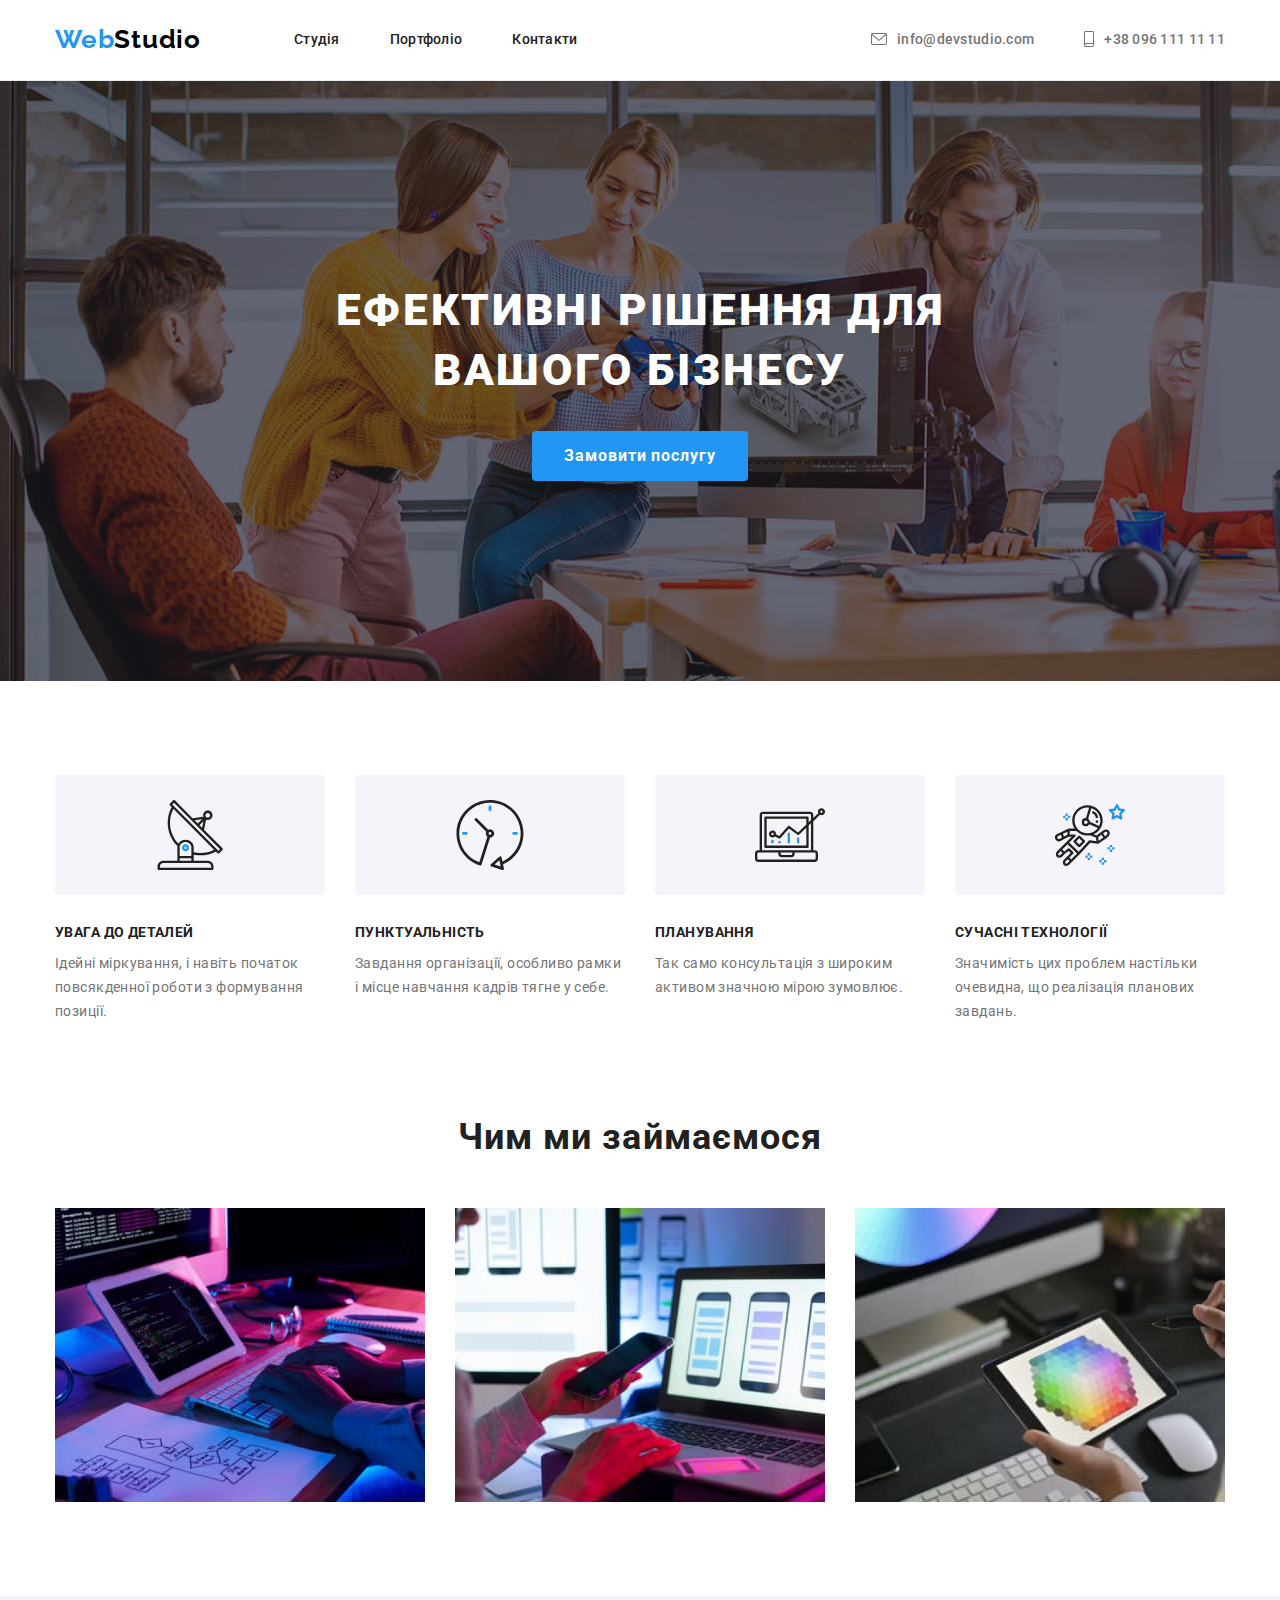
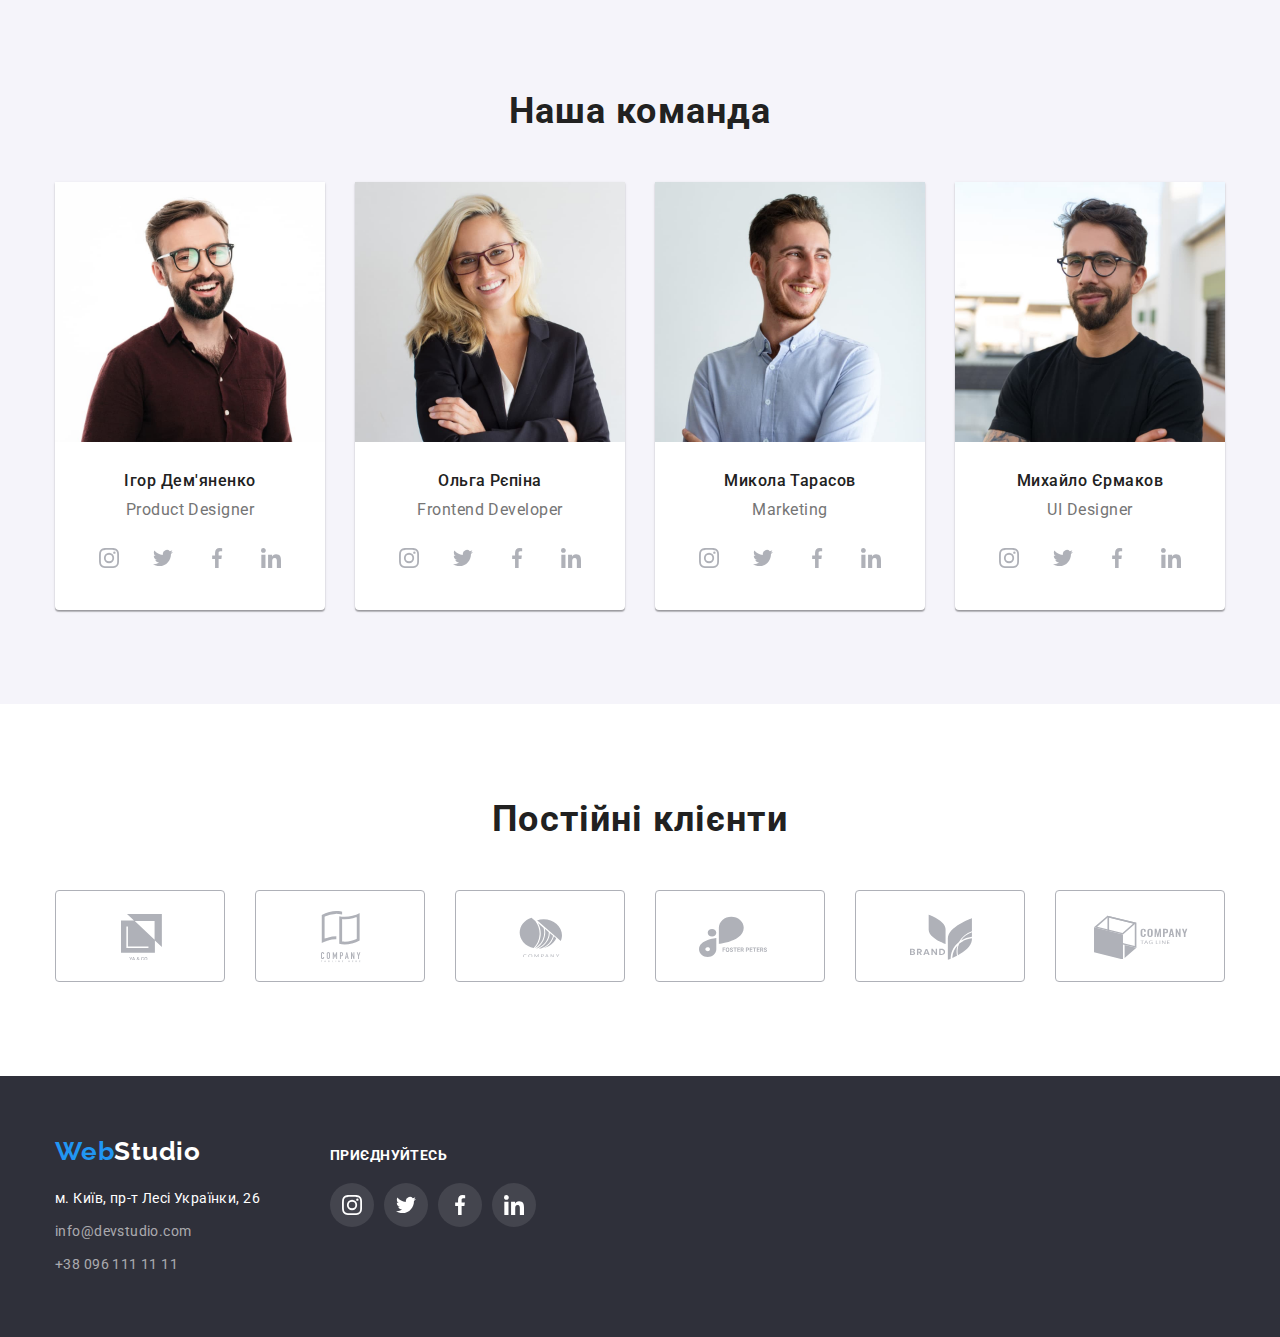
<file: index.html>
<!DOCTYPE html>
<html lang="en">
  <head>
    <meta charset="UTF-8" />
    <meta http-equiv="X-UA-Compatible" content="IE=edge" />
    <meta name="viewport" content="width=device-width, initial-scale=1.0" />
    <title>WebStudio</title>
    <link
      rel="stylesheet"
      href="https://cdnjs.cloudflare.com/ajax/libs/modern-normalize/1.1.0/modern-normalize.min.css"
    />
    <link rel="stylesheet" href="css/styles.css" />
    <link rel="preconnect" href="https://fonts.googleapis.com" />
    <link rel="preconnect" href="https://fonts.gstatic.com" crossorigin />
    <link
      href="https://fonts.googleapis.com/css2?family=Raleway:wght@700&family=Roboto:wght@400;500;700;900&display=swap"
      rel="stylesheet"
    />
  </head>
  <body>
    <!--site header-->
    <header class="header-border-bottom-color header-box">
      <div class="container box">
        <nav class="flex">
          <a href="index.html" class="webstudio-text-style">
            <span class="web-text-style">Web</span>Studio</a>
          <ul class="list nav-list">
            <li class="line">
              <a href="index.html" class="studio-text-style">Студія</a>
            </li>
            <li class="line">
              <a href="portfolio.html" class="portfolio-text-style">Портфоліо</a>
            </li>
            <li>
              <a href="./" class="contacts-text-style">Контакти</a>
            </li>
          </ul>
        </nav>
        <ul class="list contacts-list">
          <li class="contact-elements">
            <a href="mailto:info@devstudio.com" class="mail-text-style"
              > <svg class="contacts-mail" width="16" height="12">
              <use href="./images/icons.svg#icon-envelope">
              </use>
            </svg> info@devstudio.com</a>
          </li>
          <li class="contact-elements">
            <a href="tel:+380961111111" class="number-text-style"
              > <svg class="contacts-phone" width="10" height="16">
              <use href="./images/icons.svg#icon-smartphone">
              </use>
            </svg> +38 096 111 11 11</a>
          </li>
        </ul>
      </div>
    </header>
    <!--main title-->
    <main>
      <section class="maine-background-color">
        <div class="container">
          <div class="header-flex">
            <h1 class="text-style-header">
              Ефективні рішення для вашого бізнесу
            </h1>
            <button type="button" class="botton-text-style">
              Замовити послугу
            </button>
          </div>
        </div>
      </section>
    </main>
    <!--company advantages-->
    <section class="company-advantages">
      <div class="container">
        <h2 class="visually-hidden">Benefits</h2>
        <ul class="list list-adv-flex advantages-position">
          <li class="adv-line">
            <div class="border-adv">
            <svg class="border-icon" width="70" height="70">
              <use href="./images/icons.svg#icon-Group">
              </use>
            </svg>
          </div>
            <h3 class="benefits-header-style">УВАГА ДО ДЕТАЛЕЙ</h3>
            <p class="benefits-paragraph-style">Ідейні міркування, і навіть початок повсякденної роботи з формування позиції.
            </p>
          </li>
          <li class="adv-line">
            <div class="border-adv">
            <svg class="border-icon" width="70" height="70">
              <use href="./images/icons.svg#icon-clock">
              </use>
            </svg>
          </div>
            <h3 class="benefits-header-style">ПУНКТУАЛЬНІСТЬ</h3>
            <p class="benefits-paragraph-style">Завдання організації, особливо рамки і місце навчання кадрів тягне у себе.
            </p>
          </li>
          <li class="adv-line">
            <div class="border-adv">
            <svg class="border-icon" width="70" height="70">
              <use href="./images/icons.svg#icon-diagram">
              </use>
            </svg>
          </div>
            <h3 class="benefits-header-style">ПЛАНУВАННЯ</h3>
            <p class="benefits-paragraph-style">Так само консультація з широким активом значною мірою зумовлює.
            </p>
          </li>
          <li class="adv-line">
            <div class="border-adv">
            <svg class="border-icon" width="70" height="70">
              <use href="./images/icons.svg#icon-astronaut">
              </use>
            </svg>
          </div>
            <h3 class="benefits-header-style">СУЧАСНІ ТЕХНОЛОГІЇ</h3>
            <p class="benefits-paragraph-style">Значимість цих проблем настільки очевидна, що реалізація планових завдань.
            </p>
          </li>
        </ul>
      </div>
    </section>
    <!--company services-->
    <section class="section-serv">
      <div class="container servs-flex">
        <h2 class="company-services-style">Чим ми займаємося</h2>
        <ul class="list servs-list-flex">
          <li class="servs-line-flex">
            <img src="images/imgg.jpg" alt="keyboard typing" width="370" />
          </li>
          <li class="servs-line-flex">
            <img src="images/imgf.jpg" alt="phone in hands" width="370" />
          </li>
          <li class="servs-line-flex">
            <img src="images/imge.jpg" alt="tablet in hand" width="370" />
          </li>
        </ul>
      </div>
    </section>
    <!--company team-->
    <section class="section-company-team-style ">
      <div class="container">
        <h2 class="team-style">Наша команда</h2>
        <ul class="team-list-flex">
          <li class="team-line-style">
            <img src="images/imgd.jpg" alt="man with glasses" width="270" />
            <div class="card-text-position">
              <h3 class="name-style">Ігор Дем'яненко</h3>
              <p class="profession-style">Product Designer</p>
              <ul class="item-flex">
          <li class="list-item">
           <a href="#" class="social-link">
            <svg viewBox="0 0 32 32" width="20">
              <use href="./images/icons.svg#icon-instagram2">

              </use>
            </svg>
           </a>
          </li>
          <li class="list-item">
           <a href="#" class="social-link">
            <svg viewBox="0 0 32 32" width="20">
              <use href="./images/icons.svg#icon-twitter1">

              </use>
            </svg>
           </a>
          </li>
          <li class="list-item">
           <a href="#" class="social-link">
            <svg viewBox="0 0 32 32" width="20">
              <use href="./images/icons.svg#icon-facebook">

              </use>
            </svg>
           </a>
          </li>
          <li class="list-item">
           <a href="#" class="social-link">
            <svg viewBox="0 0 32 32" width="20" height="20">
              <use href="./images/icons.svg#icon-linkedin1">

              </use>
            </svg>
           </a>
          </li>
             </ul>
            </div>
          </li>
          <li class="team-line-style">
            <img src="images/imga.jpg" alt="woman with glasses" width="270" />
            <div class="card-text-position">
              <h3 class="name-style">Ольга Рєпіна</h3>
              <p class="profession-style">Frontend Developer</p>
              <ul class="item-flex">
          <li class="list-item">
           <a href="#" class="social-link">
            <svg viewBox="0 0 32 32" width="20">
              <use href="./images/icons.svg#icon-instagram2">

              </use>
            </svg>
           </a>
          </li>
          <li class="list-item">
           <a href="#" class="social-link">
            <svg viewBox="0 0 32 32" width="20">
              <use href="./images/icons.svg#icon-twitter1">

              </use>
            </svg>
           </a>
          </li>
          <li class="list-item">
           <a href="#" class="social-link">
            <svg viewBox="0 0 32 32" width="20">
              <use href="./images/icons.svg#icon-facebook">

              </use>
            </svg>
           </a>
          </li>
          <li class="list-item">
           <a href="#" class="social-link">
            <svg viewBox="0 0 32 32" width="20" height="20">
              <use href="./images/icons.svg#icon-linkedin1">

              </use>
            </svg>
           </a>
          </li>
             </ul>
            </div>
          </li>
          <li class="team-line-style">
            <img src="images/imgb.jpg" alt="smiling man" width="270" />
            <div class="card-text-position">
              <h3 class="name-style">Микола Тарасов</h3>
              <p class="profession-style">Marketing</p>
              <ul class="item-flex">
          <li class="list-item">
           <a href="#" class="social-link">
            <svg viewBox="0 0 32 32" width="20">
              <use href="./images/icons.svg#icon-instagram2">

              </use>
            </svg>
           </a>
          </li>
          <li class="list-item">
           <a href="#" class="social-link">
            <svg viewBox="0 0 32 32" width="20">
              <use href="./images/icons.svg#icon-twitter1">

              </use>
            </svg>
           </a>
          </li>
          <li class="list-item">
           <a href="#" class="social-link">
            <svg viewBox="0 0 32 32" width="20">
              <use href="./images/icons.svg#icon-facebook">

              </use>
            </svg>
           </a>
          </li>
          <li class="list-item">
           <a href="#" class="social-link">
            <svg viewBox="0 0 32 32" width="20" height="20">
              <use href="./images/icons.svg#icon-linkedin1">

              </use>
            </svg>
           </a>
          </li>
             </ul>
            </div>
          </li>
          <li class="team-line-style">
            <img src="images/imgc.jpg" alt="man with glasses" width="270" />
            <div class="card-text-position">
              <h3 class="name-style">Михайло Єрмаков</h3>
              <p class="profession-style">UI Designer</p>
              <ul class="item-flex">
          <li class="list-item">
           <a href="#" class="social-link">
            <svg viewBox="0 0 32 32" width="20">
              <use href="./images/icons.svg#icon-instagram2">

              </use>
            </svg>
           </a>
          </li>
          <li class="list-item">
           <a href="#" class="social-link">
            <svg viewBox="0 0 32 32" width="20">
              <use href="./images/icons.svg#icon-twitter1">

              </use>
            </svg>
           </a>
          </li>
          <li class="list-item">
           <a href="#" class="social-link">
            <svg viewBox="0 0 32 32" width="20">
              <use href="./images/icons.svg#icon-facebook">

              </use>
            </svg>
           </a>
          </li>
          <li class="list-item">
           <a href="#" class="social-link">
            <svg viewBox="0 0 32 32" width="20">
              <use href="./images/icons.svg#icon-linkedin1">

              </use>
            </svg>
           </a>
          </li>
             </ul>
            </div>
          </li>
        </ul>
      </div>
    </section>

   <div class="container partner-position">
    <h2 class="team-style">
      Постійні клієнти
    </h2>
    <ul class="partner-list">
      <li class="partner-line">
<a href="#" class="partner-link">
  <svg viewBox="0 0 28 32" width="41">
    <use href="./images/icons.svg#icon-group1">

    </use>
  </svg>
</a>
      </li>
      <li class="partner-line">
<a href="#" class="partner-link">
  <svg viewBox="0 0 25 32" width="40">
    <use href="./images/icons.svg#icon-group2">

    </use>
  </svg>
</a>       
      </li>
      <li class="partner-line">
<a href="#" class="partner-link">
  <svg viewBox="0 0 34 32" width="43.46">
    <use href="./images/icons.svg#icon-Object">

    </use>
  </svg>
</a>
      </li>
      <li class="partner-line">
<a href="#" class="partner-link">
  <svg viewBox="0 0 65 32" width="84.44">
    <use href="./images/icons.svg#icon-group3">

    </use>
  </svg>
</a>
      </li>
      <li class="partner-line">
<a href="#" class="partner-link">
  <svg viewBox="0 0 43 32" width="62.54">
    <use href="./images/icons.svg#icon-group4">

    </use>
  </svg>
</a>
      </li>
      <li class="partner-line">
<a href="#" class="partner-link">
  <svg viewBox="0 0 67 32" width="93.79">
    <use href="./images/icons.svg#icon-Object5">

    </use>
  </svg>
</a>
      </li>
    </ul>
   </div>

    <!--contact Information-->
    <footer class="footer-background-style">
      <div class="container footer-flex">
        <div class="footer-line-flex">
        <a href="index.html" class="footer-webstudio-text-style">
          <span class="web-text-style">Web</span>Studio</a>
        <address>
          <ul class="navigation-position">
            <li class="footer-line-style-map">
              <a
                href="https://goo.su/RLjycHD"
                target="_blank"
                rel="noopener noreferrer nofollow"
                class="footer-map-text-style"
                >м. Київ, пр-т Лесі Українки, 26</a
              >
            </li>
            <li class="footer-line-style">
              <a href="mailto:info@devstudio.com" class="footer-mail-text-style"
                >info@devstudio.com</a
              >
            </li>
            <li class="footer-line-style">
              <a href="tel:+380961111111" class="footer-number-text-style"
                >+38 096 111 11 11</a
              >
            </li>
          </ul>
        </div>
          <div class="fellow-flex">
            <h2 class="fellow-style">
              Приєднуйтесь
            </h2>
          <ul class="footer-icon-flex">
            <li class="footer-icon-style">
              <a href="#" class="footer-social-link">
            <svg viewBox="0 0 32 32" width="20">
              <use href="./images/icons.svg#icon-instagram2">
              </use>
            </svg>
           </a>
            </li>
            <li class="footer-icon-style">
              <a href="#" class="footer-social-link">
            <svg viewBox="0 0 32 32" width="20">
              <use href="./images/icons.svg#icon-twitter1">
              </use>
            </svg>
           </a>
            </li>
            <li class="footer-icon-style">
              <a href="#" class="footer-social-link">
            <svg viewBox="0 0 32 32" width="20">
              <use href="./images/icons.svg#icon-facebook">
              </use>
            </svg>
           </a>
            </li>
            <li class="footer-icon-style">
              <a href="#" class="footer-social-link">
            <svg viewBox="0 0 32 32" width="20">
              <use href="./images/icons.svg#icon-linkedin1">
              </use>
            </svg>
           </a>
            </li>
          </ul>
          </div>
          </div>
        </address>
      </div>
    </footer>
  </body>
</html>
</file>
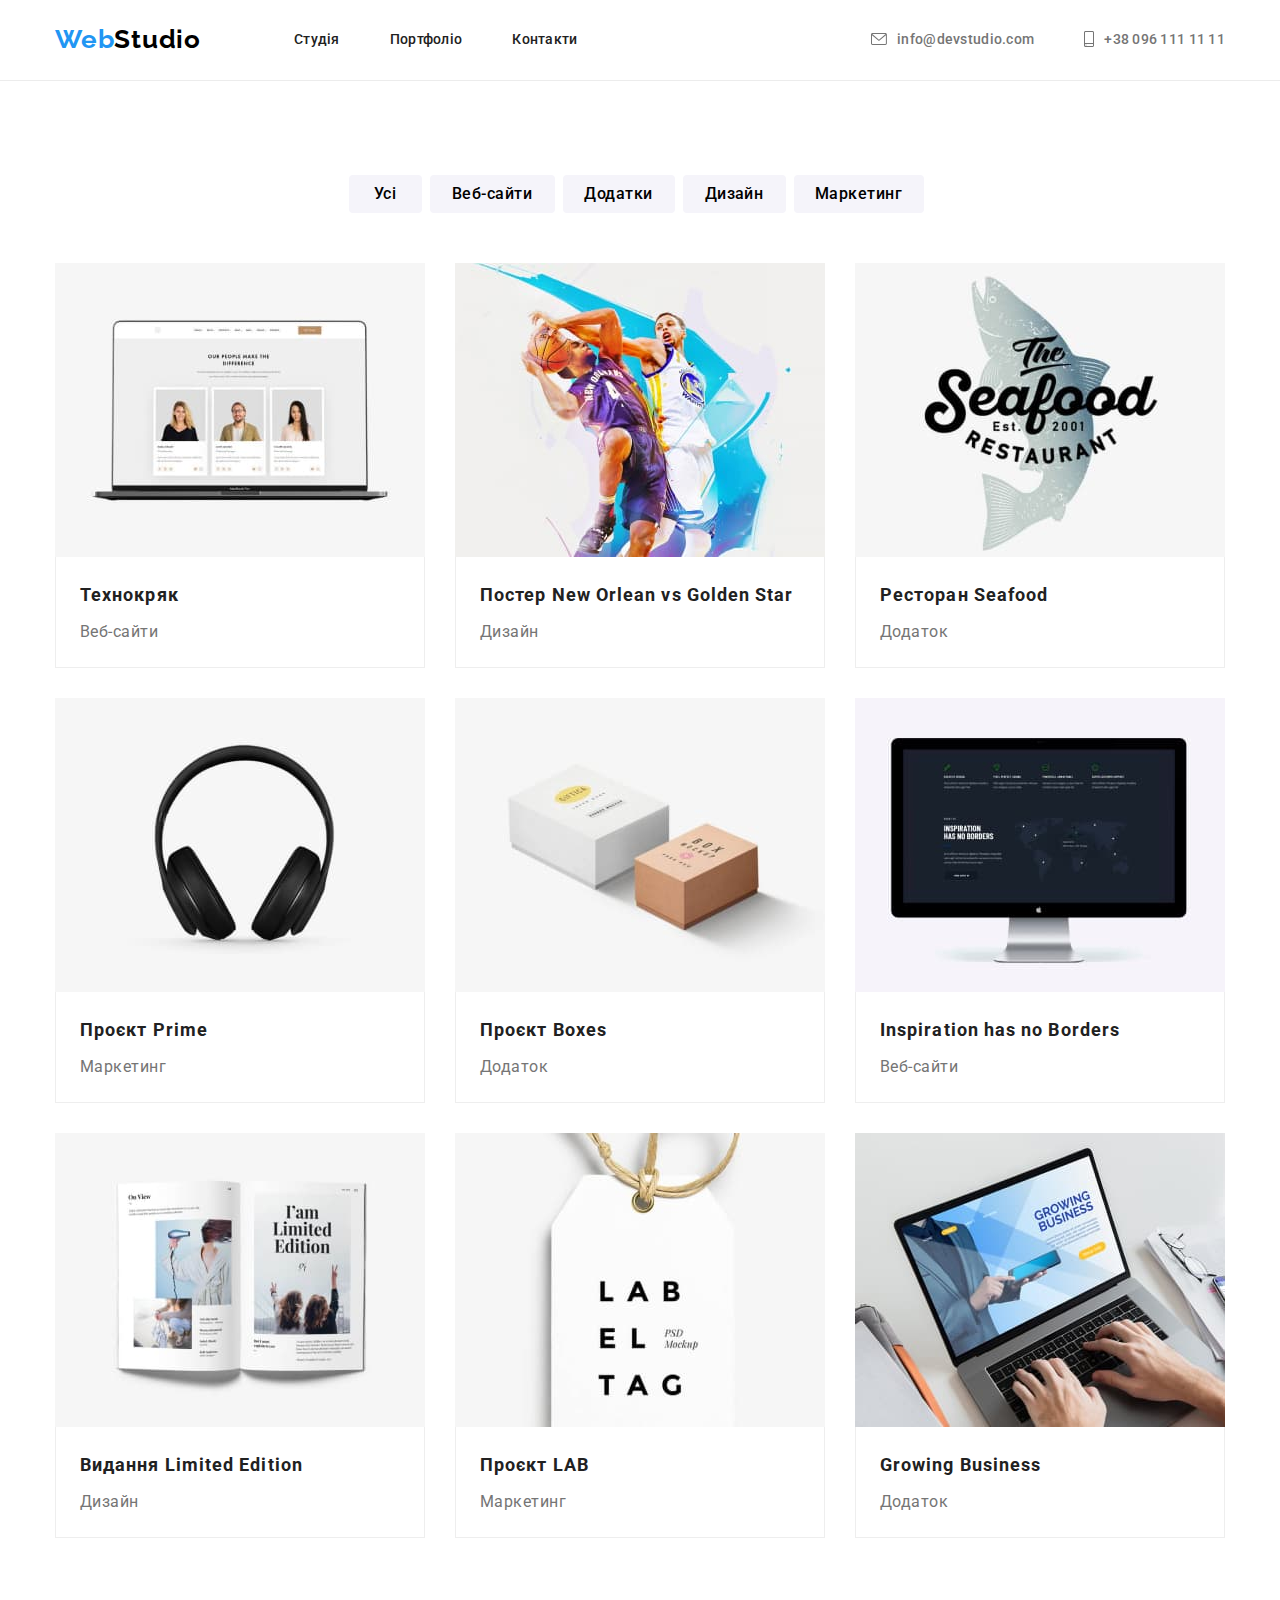
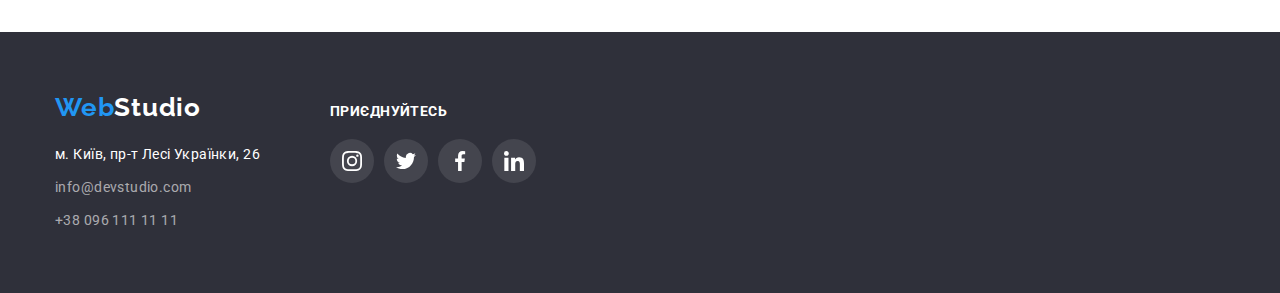
<file: portfolio.html>
<!DOCTYPE html>
<html lang="en">
  <head>
    <meta charset="UTF-8" />
    <meta http-equiv="X-UA-Compatible" content="IE=edge" />
    <meta name="viewport" content="width=device-width, initial-scale=1.0" />
    <title>Portfolio</title>
    <link
      rel="stylesheet"
      href="https://cdnjs.cloudflare.com/ajax/libs/modern-normalize/1.1.0/modern-normalize.min.css"
    />
    <link rel="stylesheet" href="css/styles.css" />
    <link rel="preconnect" href="https://fonts.googleapis.com" />
    <link rel="preconnect" href="https://fonts.gstatic.com" crossorigin />
    <link
      href="https://fonts.googleapis.com/css2?family=Raleway:wght@700&family=Roboto:wght@400;500;700;900&display=swap"
      rel="stylesheet"
    />
  </head>
  <body>
    <!--site header-->
    <header class="header-border-bottom-color header-box">
      <div class="container box">
        <nav class="flex">
          <a href="index.html" class="webstudio-text-style">
            <span class="web-text-style">Web</span>Studio</a>
          <ul class="list nav-list">
            <li class="line">
              <a href="index.html" class="studio-text-style">Студія</a>
            </li>
            <li class="line">
              <a href="portfolio.html" class="portfolio-text-style">Портфоліо</a>
            </li>
            <li>
              <a href="./" class="contacts-text-style">Контакти</a>
            </li>
          </ul>
        </nav>
        <ul class="list contacts-list">
          <li class="contact-elements">
            <a href="mailto:info@devstudio.com" class="mail-text-style"
              > <svg class="contacts-mail" width="16" height="12">
              <use href="./images/icons.svg#icon-envelope">
              </use>
            </svg> info@devstudio.com</a>
          </li>
          <li class="contact-elements">
            <a href="tel:+380961111111" class="number-text-style"
              > <svg class="contacts-phone" width="10" height="16">
              <use href="./images/icons.svg#icon-smartphone">
              </use>
            </svg> +38 096 111 11 11</a>
          </li>
        </ul>
      </div>
    </header>
    <!--portfolio filter-->
    <main>
      <section class="section-website-page">
        <div class="container">
          <ul class="list button-flex">
            <li>
              <button type="button" class="button-style all-style">Усі</button>
            </li>
            <li>
              <button type="button" class="button-style sites-style">
                Веб-сайти
              </button>
            </li>
            <li>
              <button type="button" class="button-style app-style">
                Додатки
              </button>
            </li>
            <li>
              <button type="button" class="button-style design-style">
                Дизайн
              </button>
            </li>
            <li>
              <button type="button" class="button-style marketing-style">
                Маркетинг
              </button>
            </li>
          </ul>
          <!--portfolio-->
          <ul class="list card-flex">
            <li class="card-line">
              <img
                src="images/img.jpg"
                alt="notebook"
                width="370"
                height="294"
              />
              <div class="text-card-position">
                <h3 class="header-text-style">Технокряк</h3>
                <p class="paragraph-text-style">Веб-сайти</p>
              </div>
            </li>
            <li class="card-line">
              <img
                src="images/img(1).jpg"
                alt="people playing basketball"
                width="370"
                height="294"
              />
              <div class="text-card-position">
                <h3 class="header-text-style">Постер New Orlean vs Golden Star</h3>
                <p class="paragraph-text-style">Дизайн</p>
              </div>
            </li>
            <li class="card-line">
              <img
                src="images/img(2).jpg"
                alt="restaurant logo"
                width="370"
                height="294"
              />
              <div class="text-card-position">
                <h3 class="header-text-style">Ресторан Seafood</h3>
                <p class="paragraph-text-style">Додаток</p>
              </div>
            </li>
            <li class="card-line">
              <img
                src="images/img(3).jpg"
                alt="headphones"
                width="370"
                height="294"
              />
              <div class="text-card-position">
                <h3 class="header-text-style">Проєкт Prime</h3>
                <p class="paragraph-text-style">Маркетинг</p>
              </div>
            </li>
            <li class="card-line">
              <img
                src="images/img(4).jpg"
                alt="boxes"
                width="370"
                height="294"
              />
              <div class="text-card-position">
                <h3 class="header-text-style">Проєкт Boxes</h3>
                <p class="paragraph-text-style">Додаток</p>
              </div>
            </li>
            <li class="card-line">
              <img
                src="images/img(5).jpg"
                alt="monitor"
                width="370"
                height="294"
              />
              <div class="text-card-position">
                <h3 class="header-text-style">Inspiration has no Borders</h3>
                <p class="paragraph-text-style">Веб-сайти</p>
              </div>
            </li>
            <li class="card-line">
              <img
                src="images/img(6).jpg"
                alt="open book"
                width="370"
                height="294"
              />
              <div class="text-card-position">
                <h3 class="header-text-style">Видання Limited Edition</h3>
                <p class="paragraph-text-style">Дизайн</p>
              </div>
            </li>
            <li class="card-line">
              <img src="images/img(7).jpg" alt="tag" width="370" height="294" />
              <div class="text-card-position">
                <h3 class="header-text-style">Проєкт LAB</h3>
                <p class="paragraph-text-style">Маркетинг</p>
              </div>
            </li>
            <li class="card-line">
              <img
                src="images/img(8).jpg"
                alt="notebook"
                width="370"
                height="294"
              />
              <div class="text-card-position">
                <h3 class="header-text-style">Growing Business</h3>
                <p class="paragraph-text-style">Додаток</p>
              </div>
            </li>
          </ul>
        </div>
      </section>
    </main>
    <!--contact Information-->
    <footer class="footer-background-style">
      <div class="container footer-flex">
        <div class="footer-line-flex">
        <a href="index.html" class="footer-webstudio-text-style">
          <span class="web-text-style">Web</span>Studio</a>
        <address>
          <ul class="navigation-position">
            <li class="footer-line-style-map">
              <a
                href="https://goo.su/RLjycHD"
                target="_blank"
                rel="noopener noreferrer nofollow"
                class="footer-map-text-style"
                >м. Київ, пр-т Лесі Українки, 26</a
              >
            </li>
            <li class="footer-line-style">
              <a href="mailto:info@devstudio.com" class="footer-mail-text-style"
                >info@devstudio.com</a
              >
            </li>
            <li class="footer-line-style">
              <a href="tel:+380961111111" class="footer-number-text-style"
                >+38 096 111 11 11</a
              >
            </li>
          </ul>
        </div>
          <div class="fellow-flex">
            <h2 class="fellow-style">
              Приєднуйтесь
            </h2>
          <ul class="footer-icon-flex">
            <li class="footer-icon-style">
              <a href="#" class="footer-social-link">
            <svg viewBox="0 0 32 32" width="20">
              <use href="./images/icons.svg#icon-instagram2">
              </use>
            </svg>
           </a>
            </li>
            <li class="footer-icon-style">
              <a href="#" class="footer-social-link">
            <svg viewBox="0 0 32 32" width="20">
              <use href="./images/icons.svg#icon-twitter1">
              </use>
            </svg>
           </a>
            </li>
            <li class="footer-icon-style">
              <a href="#" class="footer-social-link">
            <svg viewBox="0 0 32 32" width="20">
              <use href="./images/icons.svg#icon-facebook">
              </use>
            </svg>
           </a>
            </li>
            <li class="footer-icon-style">
              <a href="#" class="footer-social-link">
            <svg viewBox="0 0 32 32" width="20">
              <use href="./images/icons.svg#icon-linkedin1">
              </use>
            </svg>
           </a>
            </li>
          </ul>
          </div>
          </div>
        </address>
      </div>
    </footer>
  </body>
</html>
</file>
<file: css/styles.css>
body {
    font-family: "Roboto", "Raleway";
    color: #212121;
}

.container {
    width: 1200px;
    padding-left: 15px;
    padding-right: 15px;
    margin: 0 auto;
}

h1,
h2,
h3,
h4,
h5,
h6,
p,
ul {
    margin: 0px;
}

/* header style */

.list-background {
    color: #FFFFFF;
}

.list {
    list-style-type: none;
    margin: 0px;
    padding: 0px;
}

.header-border-bottom-color {
    border-bottom: 1px solid #ECECEC;
    padding: 24px 0 25px;
}

.web-text-style {
    font-family: 'Raleway';
    font-weight: 700;
    font-size: 26px;
    line-height: 1.19;
    letter-spacing: 0.03em;
    color: #2196F3;

}

.web-text-style:hover {
    color: #2196F3;
    text-shadow: 0px 4px 4px rgba(0, 0, 0, 0.25);
}

.webstudio-text-style {
    font-family: 'Raleway';
    font-weight: 700;
    font-size: 26px;
    line-height: 1.19;
    letter-spacing: 0.03em;
    color: #000000;
    text-decoration: none;

}

.webstudio-text-style:hover {
    text-shadow: 0px 4px 4px rgba(0, 0, 0, 0.25);
}

.studio-text-style,
.portfolio-text-style,
.contacts-text-style {
    font-weight: 500;
    font-size: 14px;
    line-height: 1.14;
    letter-spacing: 0.02em;
    text-decoration: none;
    color: #212121;
}

.studio-text-style:hover,
.portfolio-text-style:hover,
.contacts-text-style:hover,
.mail-text-style:hover,
.number-text-style:hover {
    color: #2196F3;
}

.studio-text-style:focus,
.portfolio-text-style:focus,
.contacts-text-style:focus,
.mail-text-style:focus,
.number-text-style:focus {
    color: #2196F3;
}

.mail-text-style:hover .contacts-mail {
    fill: #2196F3;
}

.number-text-style:hover .contacts-phone {
    fill: #2196F3;
}

.mail-text-style:focus .contacts-mail {
    fill: #2196F3;
}

.number-text-style:focus .contacts-phone {
    fill: #2196F3;
}

.mail-text-style {
    font-weight: 500;
    font-size: 14px;
    line-height: 1.14px;
    letter-spacing: 0.02em;
    color: #757575;
    text-decoration: none;
    margin-right: 50px;
    display: flex;
    align-items: center;
}

.contacts-mail {
    fill: #757575;
    margin-right: 10px;
}

.number-text-style {
    font-weight: 500;
    font-size: 14px;
    line-height: 1.14px;
    letter-spacing: 0.02em;
    color: #757575;
    text-decoration: none;
    display: flex;
    align-items: center;
    
}

.contacts-phone {
    fill: #757575;
    margin-right: 10px;
}

.box {
    display: flex;
}

.flex {
    display: flex;
    align-items: center;
}

.nav-list {
    display: flex;
    align-items: center;
    padding-left: 0px;
    margin-left: 93px;
    margin-right: auto;

}

.line {
    margin-right: 50px;
}

.contacts-list {
    display: flex;
    align-items: center;
    padding-left: 0px;
    margin-left: auto;
}

/*footer style*/

.footer-background-style {
    background-color: #2F303A;
    padding: 60px 0;
}

.footer-line-flex {
    display: flex;
    flex-direction: column;
    padding: 0;
}

address {
    margin-top: 20px;
}

.footer-line-style {
    list-style-type: none;
    margin-top: 9px;
}

.footer-line-style-map {
    list-style-type: none;
    margin-top: 0px;
}



.footer-webstudio-text-style {
    font-family: 'Raleway';
    font-weight: 700;
    font-size: 26px;
    line-height: 1.19;
    letter-spacing: 0.03em;
    color: #FFFFFF;
    text-decoration: none;
}

.footer-webstudio-text-style:hover {
    text-shadow: 0px 4px 4px rgba(0, 0, 0, 0.25);
}

.footer-map-text-style {
    font-style: normal;
    font-size: 14px;
    line-height: 1.71;
    letter-spacing: 0.03em;
    color: #FFFFFF;
    text-decoration: none;
}

.footer-mail-text-style,
.footer-number-text-style {
    font-style: normal;
    font-size: 14px;
    line-height: 1.71;
    letter-spacing: 0.03em;
    color: rgba(255, 255, 255, 0.6);
    text-decoration: none;
}

.footer-map-text-style:hover,
.footer-mail-text-style:hover,
.footer-number-text-style:hover {
    color: #2196F3;
    text-shadow: 0px 4px 4px rgba(0, 0, 0, 0.25);
}

.footer-map-text-style:focus,
.footer-mail-text-style:focus,
.footer-number-text-style:focus {
    color: #2196F3;
    text-shadow: 0px 4px 4px rgba(0, 0, 0, 0.25);
}

.fellow-style {
    font-weight: 700;
    font-size: 14px;
    line-height: 16px;
    letter-spacing: 0.03em;
    text-transform: uppercase;
    color: #FFFFFF;
}

.fellow-flex {
    display: flex;
    flex-direction: column;
}

.footer-icon-flex {
    display: flex;
    padding: 0;
    list-style-type: none;
    margin-top: 20px;
    gap: 10px;
    
}

.footer-icon-style {
    width: 44px;
    height: 44px;
}

.footer-social-link {
    display: flex;
    justify-content: center;
    align-items: center;
    fill: #FFFFFF;
    background: rgba(255, 255, 255, 0.1);
    border-radius: 50%;
    width: 44px;
    height: 44px;

}

.footer-social-link:hover {
    background: #2196F3;
}

.footer-social-link:focus {
    background: #2196F3;
}


.footer-flex {
    display: flex;
    gap: 70px;
    align-items: baseline;
}

.navigation-position {
    padding: 0px;
}
/* portfolio page style */

/* maine style */

.button-flex {
    display: flex;
    justify-content: center;
    padding: 0px;
}

button:hover {
    cursor: pointer;
    background: #2196F3;
    color: #FFFFFF;
    box-shadow: 0px 3px 1px rgba(0, 0, 0, 0.1), 0px 1px 2px rgba(0, 0, 0, 0.08), 0px 2px 2px rgba(0, 0, 0, 0.12);
}

button:focus {
    cursor: pointer;
    background: #2196F3;
    color: #FFFFFF;
    box-shadow: 0px 3px 1px rgba(0, 0, 0, 0.1), 0px 1px 2px rgba(0, 0, 0, 0.08), 0px 2px 2px rgba(0, 0, 0, 0.12);
}

.button-style {
    font-family: 'Roboto';
    font-weight: 500;
    font-size: 16px;
    line-height: 1.62;
    text-align: center;
    letter-spacing: 0.03em;
    background: #F5F4FA;
    border-radius: 4px;
    border: none;
    height: 38px;
    margin-right: 8px;
}

.all-style {
    width: 73px;
}

.sites-style {
    width: 125px;
}

.app-style {
    width: 112px;
}

.design-style {
    width: 103px;
}

.marketing-style {
    width: 130px;
}

.card-flex {
    display: flex;
    flex-wrap: wrap;
    gap: 30px;
    margin-top: 50px;
}

.card-line {
    flex-basis: calc((100% - 60px) / 3);
}

.card-line:hover {
    box-shadow: 0px 1px 1px rgba(0, 0, 0, 0.12), 0px 4px 4px rgba(0, 0, 0, 0.06), 1px 4px 6px rgba(0, 0, 0, 0.16);
}

.text-card-position {
    margin: 0px;
    padding-top: 20px;
    padding-bottom: 20px;
    padding-left: 24px;
    padding-right: 24px;
    background: #FFFFFF;
    border-left: 1px solid #EEEEEE;
    border-right: 1px solid #EEEEEE;
    border-bottom: 1px solid #EEEEEE;
}

.header-text-style {
    font-weight: 700;
    font-size: 18px;
    line-height: 36px;
    letter-spacing: 0.06em;
}

.paragraph-text-style {
    font-size: 16px;
    line-height: 30px;
    letter-spacing: 0.03em;
    color: #757575;
    margin-top: 4px;
}


/* webstudio page style */

/* main */

.maine-background-color {
    padding: 200px 0;
    background-color: #2F303A;
    background-image: linear-gradient(to right, rgba(47, 48, 58, 0.4),rgba(47, 48, 58, 0.4)), url(../images/background.png);
    max-width: 1600px;
    margin: 0 auto;
}

.header-flex {
    display: flex;
    flex-direction: column;
    align-items: center;
}

.text-style-header {
    font-weight: 900;
    font-size: 44px;
    line-height: 1.36;
    letter-spacing: 0.06em;
    text-transform: uppercase;
    color: #FFFFFF;
    text-align: center;
    max-width: 696px;
}

.botton-text-style {
    font-family: 'Roboto';
    font-weight: 700;
    font-size: 16px;
    line-height: 1.87;
    letter-spacing: 0.06em;
    background: #2196F3;
    color: #FFFFFF;
    border: none; 
    border-radius: 4px;
    width: 216px;
    height: 50px;
    margin-top: 30px;
}

.botton-text-style:hover {
    box-shadow: 0px 4px 4px rgba(0, 0, 0, 0.15);
    
}

/* hidden header */
.visually-hidden {
    position: absolute;
    white-space: nowrap;
    width: 1px;
    height: 1px;
    overflow: hidden;
    border: 0;
    padding: 0;
    clip: rect(0 0 0 0);
    clip-path: inset(50%);
    margin: -1px;
}

/* section company advantages style */

.border-adv {
    display: flex;
    justify-content: center;
    align-items: center;
    background: #F5F4FA;
    border-radius: 4px;
    margin-bottom: 30px;
    width: 270px;
    height: 120px;
}

section {
    padding-top: 94px;
    padding-bottom: 94px;
}

.benefits-header-style {
    font-weight: 700;
    font-size: 14px;
    line-height: 1.14;
    letter-spacing: 0.03em;
    text-transform: uppercase;
    padding-bottom: 10px;
}

.list-adv-flex {
    display: flex;
    padding-left: 0px;
    gap: 30px;
}

.adv-line {
    width: 270px;
}

.benefits-paragraph-style {
    font-size: 14px;
    line-height: 24px;
    letter-spacing: 0.03em;
    color: #757575;
}

/* company services style */

.section-serv {
    padding-top: 0;
}
.company-services-style {
    font-weight: 700;
    font-size: 36px;
    line-height: 1.16;
    letter-spacing: 0.03em;
    text-align: center;
}

.servs-list-flex {
    display: flex;
    padding-left: 0px;
    gap: 30px;
    margin-top: 50px;
}

img {
    display: block;
    max-width: 100%;
    height: auto;
}

/*company team style*/

.item-flex {
    display: flex;
    justify-content: center;
    align-items: center;
    padding: 0px;
}

.list-item {
    list-style-type: none;
    
}

.list-item:not(:first-child) {
    margin-left: 10px;
}

.social-link {
    display: flex;
    align-items: center;
    justify-content: center;
}

.social-link {
    width: 44px;
    height: 44px;
}

.social-link:hover {
    fill: #FFFFFF;
    background: #2196F3;
    border-radius: 50%;
}

.social-link:focus {
    fill: #FFFFFF;
    background: #2196F3;
    border-radius: 50%;
}

.social-link {
   fill: #AFB1B8; 
}

.section-company-team-style {
    background-color: #F5F4FA;
}

.team-list-flex {
    display: flex;
    gap: 30px;
    padding-left: 0px;
    margin-top: 50px;
}

.team-style {
    font-weight: 700;
    font-size: 36px;
    line-height: 42px;
    text-align: center;
    letter-spacing: 0.03em;
    color: #212121;
}

.team-line-style {
    background: #FFFFFF;
    box-shadow: 0px 1px 3px rgba(0, 0, 0, 0.12), 0px 1px 1px rgba(0, 0, 0, 0.14), 0px 2px 1px rgba(0, 0, 0, 0.2);
    border-radius: 0px 0px 4px 4px;
    list-style-type: none;
}

.card-text-position {
    text-align: center;
    padding-top: 30px;
    padding-bottom: 30px;
}
 
.name-style {
    font-weight: 500;
    font-size: 16px;
    line-height: 1.18;
    letter-spacing: 0.03em;
}

.profession-style {
    font-size: 16px;
    line-height: 1.18;
    letter-spacing: 0.03em;
    color: #757575;
    margin-top: 10px;
    margin-bottom: 16px;
}


.partner-list {
    display: flex;
    justify-content: center;
    align-items: center;
    padding-left: 0;
    margin-top: 50px;
    gap: 30px;

}

.partner-line {
    list-style-type: none;
    width: 170px;
    height: 92px;
    border: 1px solid #AFB1B8;
    border-radius: 4px;
}

.partner-link {
    display: flex;
    align-items: center;
    justify-content: center;
}

.partner-link {
    width: 170px;
    height: 92px;
}

.partner-link {
  fill: #AFB1B8;
}

.partner-link:hover {
    fill: #2196F3;
}

.partner-line:hover {
    border: 1px solid #2196F3;
    border-radius: 4px;
}

.partner-line:focus {
    border: 1px solid #2196F3;
    border-radius: 4px;
}

.partner-link:focus {
    fill: #2196F3;
}

.partner-position {
  padding-top: 94px;
  padding-bottom: 94px;
}
</file>
